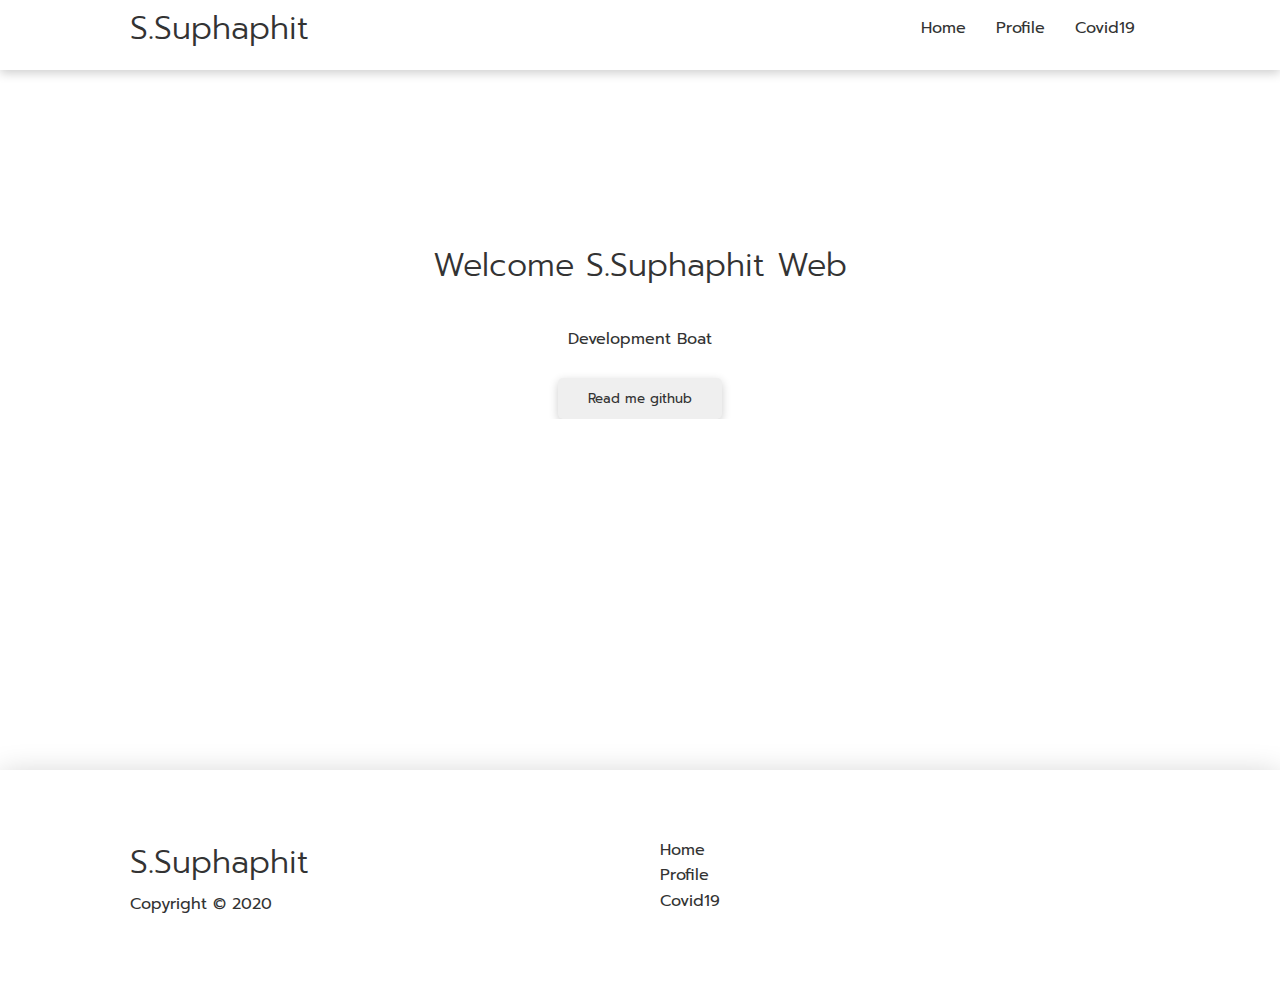
<file: index.html>
<!DOCTYPE html>
<html lang="en">
	<head>
		<meta charset="UTF-8" />
		<meta http-equiv="X-UA-Compatible" content="IE=edge" />
		<meta name="viewport" content="width=device-width, initial-scale=1.0" />
		<!-- <link rel="stylesheet" rel="preload" href="assets/css/style.css" as="style" /> //development -->
		<link rel="stylesheet" rel="preload" href="assets/css/style.min.css" as="style" />
		<title>Home</title>
	</head>
	<body>
		<!-- Navbar Section -->
		<section class="navbar">
			<div class="container flex">
				<h1>S.Suphaphit</h1>
				<nav>
					<ul>
						<li><a href="index.html">Home</a></li>
						<li><a href="profile.html">Profile</a></li>
						<li><a href="covid19.html">Covid19</a></li>
					</ul>
				</nav>
			</div>
		</section>

		<!-- Box Section -->
		<div class="box-detail py-5">
			<div class="container text-center">
				<h1>Welcome <span>S.Suphaphit Web</span></h1>
				<br />
				<p>Development Boat</p>
				<br />
				<button class="btn">
					<a href="https://github.com/boatCode101/">Read me github</a>
				</button>
			</div>
		</div>

		<!-- Footer Section -->
		<section>
			<footer class="footer py-5">
				<div class="container grid grid-3">
					<div>
						<h1>S.Suphaphit</h1>
						<p>Copyright &copy; 2020</p>
					</div>
					<nav>
						<ul>
							<li><a href="index.html">Home</a></li>
							<li><a href="profile.html">Profile</a></li>
							<li><a href="covid19.html">Covid19</a></li>
						</ul>
					</nav>
				</div>
			</footer>
		</section>
	</body>
</html>
</file>
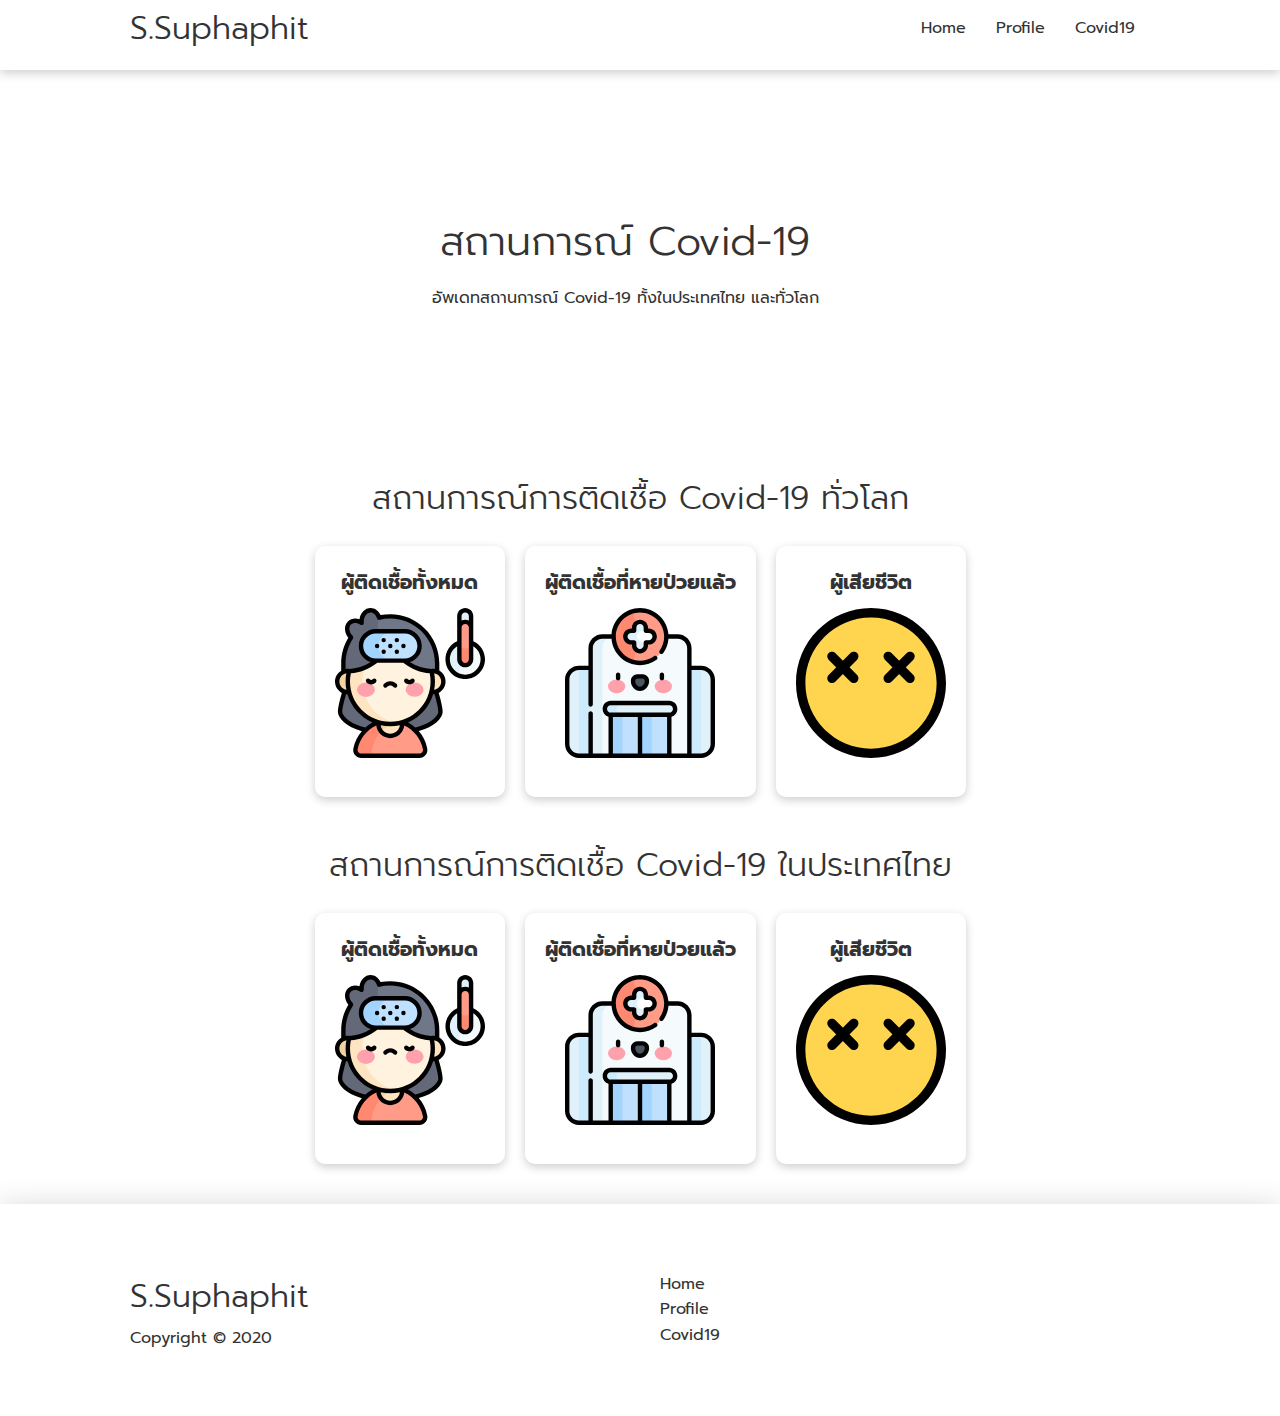
<file: covid19.html>
<!DOCTYPE html>
<html lang="en">
	<head>
		<meta charset="UTF-8" />
		<meta http-equiv="X-UA-Compatible" content="IE=edge" />
		<meta name="viewport" content="width=device-width, initial-scale=1.0" />
		<!-- <link rel="stylesheet" rel="preload" href="assets/css/style.css" as="style" /> //development -->
		<link rel="stylesheet" rel="preload" href="assets/css/style.min.css" as="style" />
		<title>Covid19</title>
	</head>
	<body>
		<!-- Navbar Section -->
		<section class="navbar">
			<div class="container flex">
				<h1>S.Suphaphit</h1>
				<nav>
					<ul>
						<li><a href="index.html">Home</a></li>
						<li><a href="profile.html">Profile</a></li>
						<li><a href="covid19.html">Covid19</a></li>
					</ul>
				</nav>
			</div>
		</section>

		<!-- Box Section -->
		<section class="box">
			<div class="container grid">
				<div class="box-text text-center">
					<h1>สถานการณ์ Covid-19</h1>
					<p>อัพเดทสถานการณ์ Covid-19 ทั้งในประเทศไทย และทั่วโลก</p>
					<h4 id="date-th"></h4>
				</div>
			</div>
		</section>

		<!-- Card Section Covid-global -->
		<section class="box-card">
			<h1 class="md text-center">สถานการณ์การติดเชื้อ Covid-19 ทั่วโลก</h1>
			<div class="container flex">
				<div class="card">
					<h4>ผู้ติดเชื้อทั้งหมด</h4>
					<img src="assets/image/patient.svg" alt="confirmed" />
					<h4 id="confirmed-global"></h4>
				</div>
				<div class="card">
					<h4>ผู้ติดเชื้อที่หายป่วยแล้ว</h4>
					<img src="assets/image/hospital.svg" alt="recovered" />
					<h4 id="recovered-global"></h4>
				</div>
				<div class="card">
					<h4>ผู้เสียชีวิต</h4>
					<img src="assets/image/death.svg" alt="deaths" />
					<h4 id="deaths-global"></h4>
				</div>
			</div>
		</section>

		<!-- Card Section Covid-th -->
		<section class="box-card">
			<h1 class="md text-center">สถานการณ์การติดเชื้อ Covid-19 ในประเทศไทย</h1>
			<div class="container flex">
				<div class="card">
					<h4>ผู้ติดเชื้อทั้งหมด</h4>
					<img src="assets/image/patient.svg" alt="confirmed" />
					<h4 id="confirmed-th"></h4>
				</div>
				<div class="card">
					<h4>ผู้ติดเชื้อที่หายป่วยแล้ว</h4>
					<img src="assets/image/hospital.svg" alt="recovered" />
					<h4 id="recovered-th"></h4>
				</div>
				<div class="card">
					<h4>ผู้เสียชีวิต</h4>
					<img src="assets/image/death.svg" alt="deaths" />
					<h4 id="deaths-th"></h4>
				</div>
			</div>
		</section>

		<!-- Footer Section -->
		<section>
			<footer class="footer py-5">
				<div class="container grid grid-3">
					<div>
						<h1>S.Suphaphit</h1>
						<p>Copyright &copy; 2020</p>
					</div>
					<nav>
						<ul>
							<li><a href="index.html">Home</a></li>
							<li><a href="profile.html">Profile</a></li>
							<li><a href="covid19.html">Covid19</a></li>
						</ul>
					</nav>
				</div>
			</footer>
		</section>

		<script src="assets/js/app.min.js" defer></script>
	</body>
</html>
</file>
<file: assets/css/style.css>
/* Table Settings */
/* 
  1.Section Html Body Element Settings 
  2.Section Utilies
  3.Section Navbar
  4.Section Box
  5.Text sizes
  6.Margin 
  7.Padding
  8.Section Box Card
  9.Section Footer
  10.Section Response Type Tablets and Under
  11.Section Response Type Mobile
*/

@import url('https://fonts.googleapis.com/css?family=Prompt:400,500,600,700&display=swap');

/* Section Html Body Element Settings */
* {
  margin: 0;
  padding: 0;
  color: #333;
  line-height: 1.6;
  box-sizing: border-box;
  font-family: 'Prompt';
}

ul {
  list-style-type: none;
}

a {
  text-decoration: none;
}

img {
  width: 150px;
  height: 150px;
}

h1 {
  font-weight: 300;
  line-height: 1.2;
  margin: 10px 0;
}

/* Section Utilies */
.container {
  max-width: 1100px;
  margin: 0 auto;
  padding: 0 40px;
  overflow: auto;
}

.card {
  background-color: #fff;
  color: #333;
  border-radius: 10px;
  box-shadow: 0 3px 10px rgba(0, 0, 0, 0.2);
  padding: 20px;
  margin: 10px;
}

.flex {
  display: flex;
  justify-content: center;
  align-items: center;
}

.grid {
  display: grid;
  grid-template-columns: repeat(2, 1fr);
  gap: 20px;
  justify-content: center;
  align-items: center;
  height: 100%;
}

.btn {
  display: inline-block;
  padding: 10px 30px;
  cursor: pointer;
  border: none;
  border-radius: 5px;
  box-shadow: 0 3px 10px rgba(0, 0, 0, 0.2);
}

.btn:hover {
  transform: scale(0.98);
}

/* Text sizes */
.md {
  font-size: 2rem;
}

.text-center {
  text-align: center;
}

/* Margin */
.my-2 {
  margin: 1.5rem 0;
}

.my-5 {
  margin: 4rem 0;
}

/* Padding */

.py-2 {
  padding: 1.5rem 0;
}

.py-5 {
  padding: 4rem 0;
}

.p-5 {
  padding: 4rem;
}

/* Section Profile */
.profile-img {
  width: 100%;
  height: 100%;
  border-radius: 10px;
}

/* Section Navbar */
.navbar {
  height: 70px;
  box-shadow: 0 3px 10px rgba(0, 0, 0, 0.2);
}

.navbar ul {
  display: flex;
}

.navbar a {
  margin: 0 5px;
  padding: 10px;
}

.navbar .flex {
  justify-content: space-between;
}

/* Section Box */
.box {
  height: 400px;
  position: relative;
}

.box h1 {
  font-size: 40px;
}

.box p {
  margin: 20px 0;
}

.box .grid {
  overflow: visible;
  grid-template-columns: 55% auto;
  gap: 30px;
}

.box-form {
  position: relative;
  top: 60px;
  height: 350px;
  width: 400px;
  padding: 40px;
  z-index: 100;
  justify-self: flex-end;
}

.box::before,
.box::after {
  content: '';
  position: absolute;
  height: 100px;
  bottom: -70px;
  right: 0;
  left: 0;
}

.box-detail {
  padding: 10rem 0;
  height: 700px;
}

/* Section Box Card */
.box-card .flex {
  flex-wrap: wrap;
}

.box-card .card {
  text-align: center;
  margin: 18px 10px 40px;
  transition: transform 0.2s ease-in;
}

.box-card .card h4 {
  font-size: 20px;
  margin-bottom: 10px;
}

.box-card .card:hover {
  transform: translateY(-15px);
}

/* Section Footer */
.footer {
  background-color: #fff;
  box-shadow: 0 5px 30px rgba(0, 0, 0, 0.2);
  color: #333;
}

.footer a {
  margin: 0 10px;
}

/* Section Response Type Tablets and Under */
@media only screen and (max-width: 768px) {
  .grid,
  .box .grid,
  .box-card .grid,
  .footer .grid {
    grid-template-columns: 1fr;
    grid-template-rows: 1fr;
  }

  .box {
    height: auto;
  }

  .box-text {
    text-align: center;
  }

  .box-form {
    justify-self: center;
    margin: auto;
  }
}

/* Section Response Type Mobile */
@media only screen and (max-width: 500px) {
  img {
    width: 70px;
    height: 70px;
  }

  .navbar {
    height: 110px;
  }

  .navbar .flex {
    flex-direction: column;
  }

  .navbar ul {
    padding: 10px;
    background-color: rgba(0, 0, 0, 0.1);
    border-radius: 12px;
  }

  .box-form {
    width: 95%;
  }

  .box-detail {
    padding: 10rem 0;
    height: 500px;
  }

  .profile-img {
    width: 250px;
    height: 250px;
  }
}
</file>
<file: assets/css/style.min.css>
@import url(https://fonts.googleapis.com/css?family=Prompt:400,500,600,700&display=swap);*{margin:0;padding:0;color:#333;line-height:1.6;box-sizing:border-box;font-family:Prompt}ul{list-style-type:none}a{text-decoration:none}img{width:150px;height:150px}h1{font-weight:300;line-height:1.2;margin:10px 0}.container{max-width:1100px;margin:0 auto;padding:0 40px;overflow:auto}.card{background-color:#fff;color:#333;border-radius:10px;box-shadow:0 3px 10px rgba(0,0,0,.2);padding:20px;margin:10px}.flex{display:flex;justify-content:center;align-items:center}.grid{display:grid;grid-template-columns:repeat(2,1fr);gap:20px;justify-content:center;align-items:center;height:100%}.btn{display:inline-block;padding:10px 30px;cursor:pointer;border:none;border-radius:5px;box-shadow:0 3px 10px rgba(0,0,0,.2)}.btn:hover{transform:scale(.98)}.md{font-size:2rem}.text-center{text-align:center}.my-2{margin:1.5rem 0}.my-5{margin:4rem 0}.py-2{padding:1.5rem 0}.py-5{padding:4rem 0}.p-5{padding:4rem}.profile-img{width:100%;height:100%;border-radius:10px}.navbar{height:70px;box-shadow:0 3px 10px rgba(0,0,0,.2)}.navbar ul{display:flex}.navbar a{margin:0 5px;padding:10px}.navbar .flex{justify-content:space-between}.box{height:400px;position:relative}.box h1{font-size:40px}.box p{margin:20px 0}.box .grid{overflow:visible;grid-template-columns:55% auto;gap:30px}.box-form{position:relative;top:60px;height:350px;width:400px;padding:40px;z-index:100;justify-self:flex-end}.box::after,.box::before{content:'';position:absolute;height:100px;bottom:-70px;right:0;left:0}.box-detail{padding:10rem 0;height:700px}.box-card .flex{flex-wrap:wrap}.box-card .card{text-align:center;margin:18px 10px 40px;transition:transform .2s ease-in}.box-card .card h4{font-size:20px;margin-bottom:10px}.box-card .card:hover{transform:translateY(-15px)}.footer{background-color:#fff;box-shadow:0 5px 30px rgba(0,0,0,.2);color:#333}.footer a{margin:0 10px}@media only screen and (max-width:768px){.box .grid,.box-card .grid,.footer .grid,.grid{grid-template-columns:1fr;grid-template-rows:1fr}.box{height:auto}.box-text{text-align:center}.box-form{justify-self:center;margin:auto}}@media only screen and (max-width:500px){img{width:70px;height:70px}.navbar{height:110px}.navbar .flex{flex-direction:column}.navbar ul{padding:10px;background-color:rgba(0,0,0,.1);border-radius:12px}.box-form{width:95%}.box-detail{padding:10rem 0;height:500px}.profile-img{width:250px;height:250px}}
</file>
